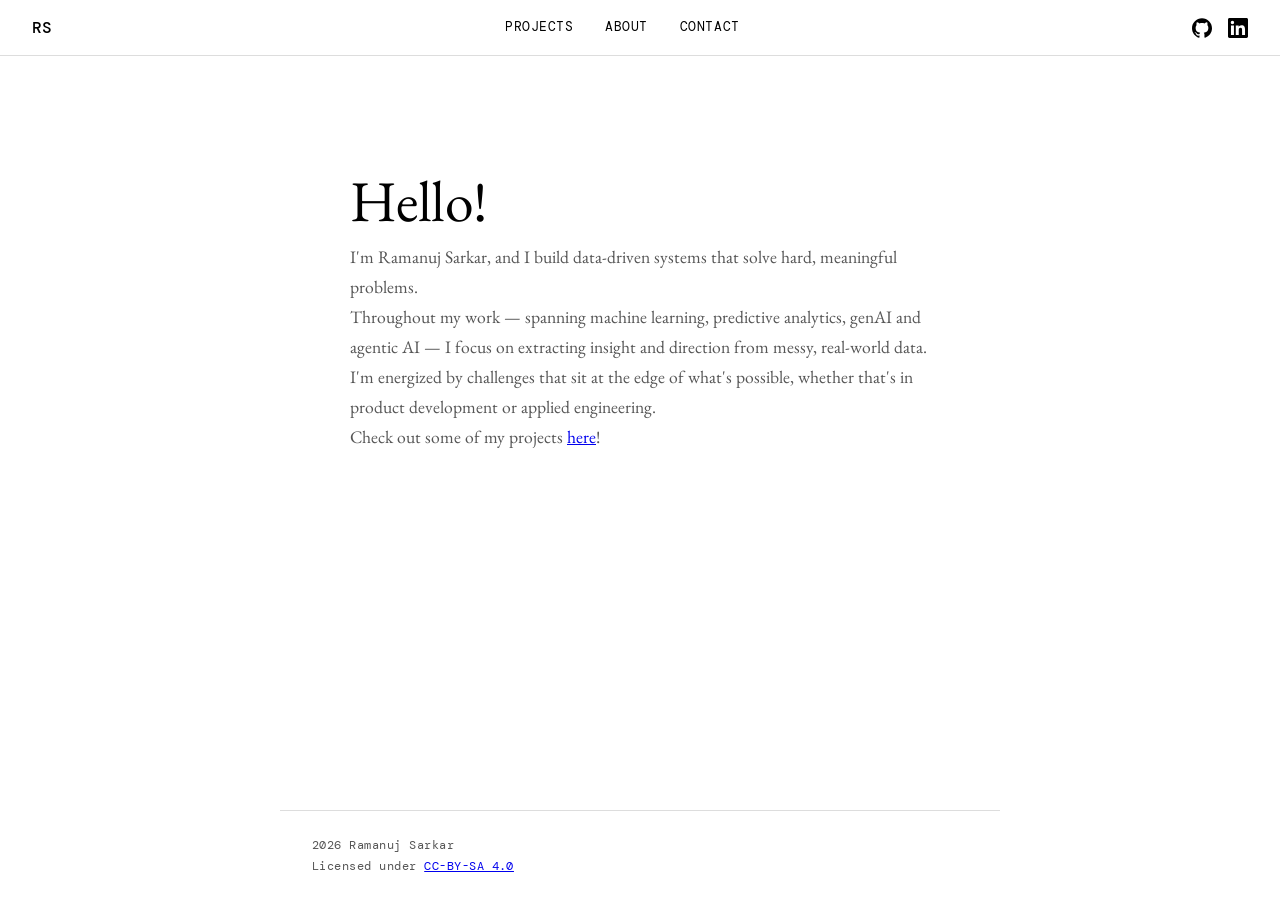
<file: index.html>
<!DOCTYPE html>
<html lang="en">
<head>
  <meta charset="UTF-8" />
  <meta name="viewport" content="width=device-width, initial-scale=1.0" />
  <title>Ramanuj Sarkar</title>
  <link href="https://fonts.googleapis.com/css2?family=EB+Garamond:ital,wght@0,400;0,500;1,400&family=DM+Mono:wght@400;500&display=swap" rel="stylesheet" />
  <link rel="stylesheet" href="/style.css" />
</head>
<body>

  <header>
    <a class="nav-logo" href="/index.html">RS</a>
    <nav>
      <a href="/pages/projects.html">Projects</a>
      <a href="/pages/about.html">About</a>
      <a href="/pages/contact.html">Contact</a>
    </nav>
    <div class="nav-icons">
      <a href="https://github.com/Ramanuj-Sarkar" target="_blank" rel="noopener" aria-label="GitHub">
        <svg viewBox="0 0 24 24" xmlns="http://www.w3.org/2000/svg">
          <path d="M12 .297c-6.63 0-12 5.373-12 12 0 5.303 3.438 9.8 8.205 11.385.6.113.82-.258.82-.577 0-.285-.01-1.04-.015-2.04-3.338.724-4.042-1.61-4.042-1.61C4.422 18.07 3.633 17.7 3.633 17.7c-1.087-.744.084-.729.084-.729 1.205.084 1.838 1.236 1.838 1.236 1.07 1.835 2.809 1.305 3.495.998.108-.776.417-1.305.76-1.605-2.665-.3-5.466-1.332-5.466-5.93 0-1.31.465-2.38 1.235-3.22-.135-.303-.54-1.523.105-3.176 0 0 1.005-.322 3.3 1.23.96-.267 1.98-.399 3-.405 1.02.006 2.04.138 3 .405 2.28-1.552 3.285-1.23 3.285-1.23.645 1.653.24 2.873.12 3.176.765.84 1.23 1.91 1.23 3.22 0 4.61-2.805 5.625-5.475 5.92.42.36.81 1.096.81 2.22 0 1.606-.015 2.896-.015 3.286 0 .315.21.69.825.57C20.565 22.092 24 17.592 24 12.297c0-6.627-5.373-12-12-12"/>
        </svg>
      </a>
      <a href="https://www.linkedin.com/in/ramanuj-sarkar/" target="_blank" rel="noopener" aria-label="LinkedIn">
        <svg viewBox="0 0 24 24" xmlns="http://www.w3.org/2000/svg">
          <path d="M20.447 20.452h-3.554v-5.569c0-1.328-.027-3.037-1.852-3.037-1.853 0-2.136 1.445-2.136 2.939v5.667H9.351V9h3.414v1.561h.046c.477-.9 1.637-1.85 3.37-1.85 3.601 0 4.267 2.37 4.267 5.455v6.286zM5.337 7.433a2.062 2.062 0 0 1-2.063-2.065 2.064 2.064 0 1 1 2.063 2.065zm1.782 13.019H3.555V9h3.564v11.452zM22.225 0H1.771C.792 0 0 .774 0 1.729v20.542C0 23.227.792 24 1.771 24h20.451C23.2 24 24 23.227 24 22.271V1.729C24 .774 23.2 0 22.222 0h.003z"/>
        </svg>
      </a>
    </div>
  </header>

  <div id="top" class="hero">
    <h1>Hello!</h1>
    <p>I'm Ramanuj Sarkar, and I build data-driven systems that solve hard, meaningful problems. </p>
    <p>Throughout my work — spanning machine learning, predictive analytics, genAI and agentic AI — I focus on extracting insight and direction from messy, real-world data. </p>
    <p>I'm energized by challenges that sit at the edge of what's possible, whether that's in product development or applied engineering.</p>
    <p>Check out some of my projects <a href="/pages/projects.html">here</a>!</p>
  </div>

  <footer>
    <p>2026 Ramanuj Sarkar</p>
    <p>Licensed under <a href="https://creativecommons.org/licenses/by-sa/4.0/deed.en">CC-BY-SA 4.0</a></p>
  </footer>

</body>
</html>
</file>
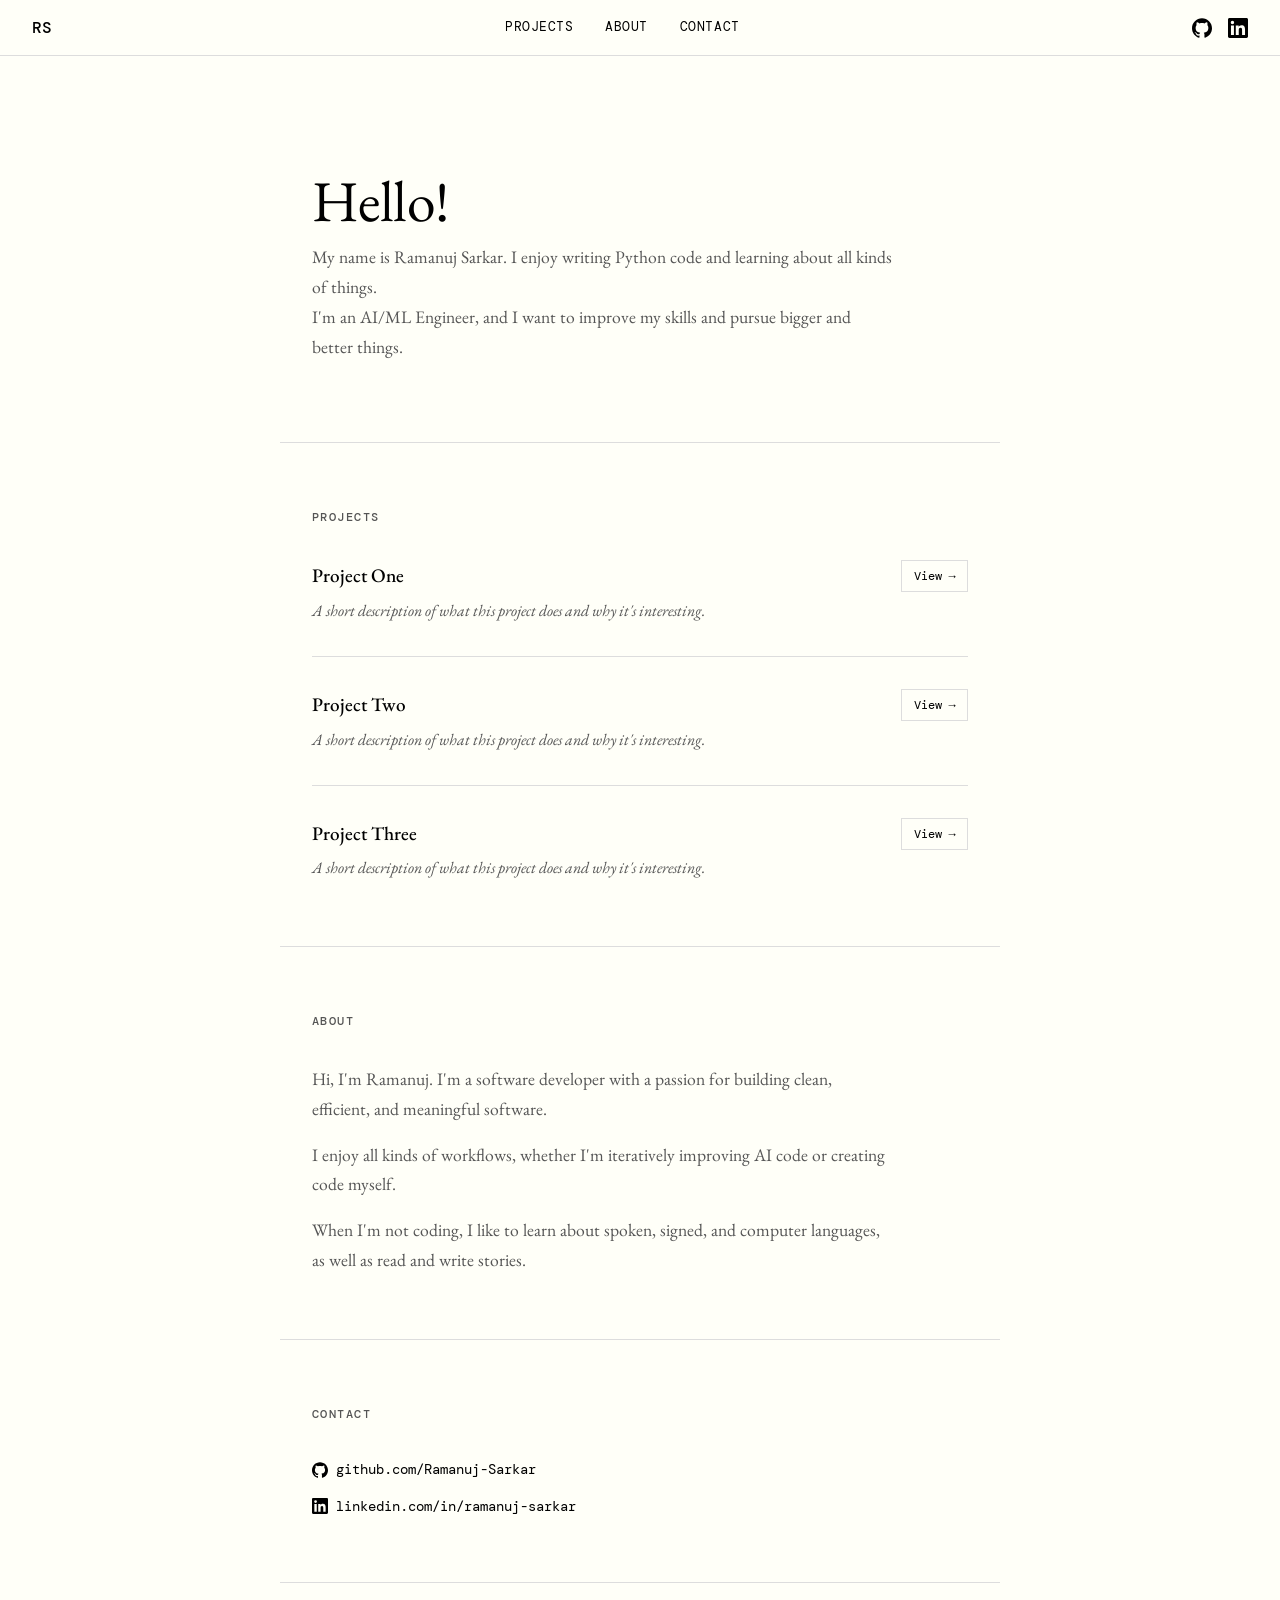
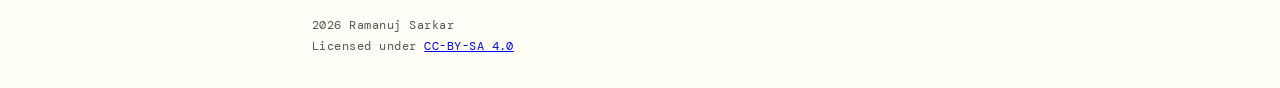
<file: old_index.html>
<!DOCTYPE html>
<html lang="en">
<head>
  <meta charset="UTF-8" />
  <meta name="viewport" content="width=device-width, initial-scale=1.0" />
  <title>Ramanuj Sarkar</title>
  <link href="https://fonts.googleapis.com/css2?family=EB+Garamond:ital,wght@0,400;0,500;1,400&family=DM+Mono:wght@400;500&display=swap" rel="stylesheet" />
  <style>
    *, *::before, *::after {
      box-sizing: border-box;
      margin: 0;
      padding: 0;
    }
 
    :root {
      --bg: #fffff8;
      --text: #000000;
      --accent: #222;
      --muted: #555;
      --border: #ddd;
      --nav-height: 56px;
    }
 
    html {
      scroll-behavior: smooth;
    }
 
    body {
      background-color: var(--bg);
      color: var(--text);
      font-family: 'EB Garamond', Georgia, serif;
      font-size: 1.125rem;
      line-height: 1.7;
    }
 
    /* ── HEADER / NAV ── */
    header {
      position: sticky;
      top: 0;
      z-index: 100;
      background-color: var(--bg);
      border-bottom: 1px solid var(--border);
      height: var(--nav-height);
      display: flex;
      align-items: center;
      padding: 0 2rem;
      justify-content: space-between;
    }
 
    .nav-logo {
      font-family: 'DM Mono', monospace;
      font-weight: 500;
      font-size: 1rem;
      color: var(--text);
      text-decoration: none;
      letter-spacing: 0.02em;
    }
 
    nav {
      display: flex;
      align-items: center;
      gap: 2rem;
    }
 
    nav a {
      font-family: 'DM Mono', monospace;
      font-size: 0.82rem;
      font-weight: 400;
      color: var(--text);
      text-decoration: none;
      letter-spacing: 0.04em;
      text-transform: uppercase;
      transition: opacity 0.15s;
    }
 
    nav a:hover {
      opacity: 0.5;
    }
 
    .nav-icons {
      display: flex;
      align-items: center;
      gap: 1rem;
    }
 
    .nav-icons a {
      display: flex;
      align-items: center;
      color: var(--text);
      transition: opacity 0.15s;
    }
 
    .nav-icons a:hover {
      opacity: 0.5;
    }
 
    .nav-icons svg {
      width: 20px;
      height: 20px;
      fill: var(--text);
    }
 
    /* ── HERO ── */
    .hero {
      max-width: 720px;
      margin: 0 auto;
      padding: 7rem 2rem 5rem;
    }
 
    .hero h1 {
      font-size: clamp(2.4rem, 5vw, 3.6rem);
      font-weight: 400;
      line-height: 1.15;
      margin-bottom: 0.5rem;
      letter-spacing: -0.01em;
    }
 
    .hero h2 {
      font-size: clamp(1.4rem, 3vw, 2rem);
      font-weight: 400;
      font-style: italic;
      color: var(--muted);
      margin-bottom: 2rem;
    }
 
    .hero p {
      font-size: 1.1rem;
      color: var(--muted);
      max-width: 580px;
    }
 
    /* ── SECTIONS ── */
    section {
      max-width: 720px;
      margin: 0 auto;
      padding: 4rem 2rem;
      border-top: 1px solid var(--border);
    }
 
    section h3 {
      font-family: 'DM Mono', monospace;
      font-size: 0.78rem;
      font-weight: 500;
      letter-spacing: 0.12em;
      text-transform: uppercase;
      color: var(--muted);
      margin-bottom: 2rem;
    }
 
    /* ── PROJECTS ── */
    .project-list {
      display: flex;
      flex-direction: column;
      gap: 2rem;
    }
 
    .project {
      display: grid;
      grid-template-columns: 1fr auto;
      align-items: start;
      gap: 1rem;
      padding-bottom: 2rem;
      border-bottom: 1px solid var(--border);
    }
 
    .project:last-child {
      border-bottom: none;
      padding-bottom: 0;
    }
 
    .project-title {
      font-size: 1.2rem;
      font-weight: 500;
      margin-bottom: 0.25rem;
    }
 
    .project-desc {
      font-size: 1rem;
      color: var(--muted);
      font-style: italic;
    }
 
    .project-link {
      font-family: 'DM Mono', monospace;
      font-size: 0.75rem;
      color: var(--text);
      text-decoration: none;
      border: 1px solid var(--border);
      padding: 0.3rem 0.7rem;
      white-space: nowrap;
      transition: background 0.15s, color 0.15s;
    }
 
    .project-link:hover {
      background: var(--text);
      color: var(--bg);
    }
 
    /* ── ABOUT ── */
    .about-text {
      font-size: 1.1rem;
      color: var(--muted);
      max-width: 580px;
    }
 
    .about-text p + p {
      margin-top: 1rem;
    }
 
    /* ── CONTACT ── */
    .contact-links {
      display: flex;
      flex-direction: column;
      gap: 0.75rem;
    }
 
    .contact-links a {
      font-family: 'DM Mono', monospace;
      font-size: 0.9rem;
      color: var(--text);
      text-decoration: none;
      display: inline-flex;
      align-items: center;
      gap: 0.5rem;
      transition: opacity 0.15s;
    }
 
    .contact-links a:hover {
      opacity: 0.5;
    }
 
    /* ── FOOTER ── */
    footer {
      max-width: 720px;
      margin: 0 auto;
      padding: 2rem;
      border-top: 1px solid var(--border);
    }
 
    footer p {
      font-family: 'DM Mono', monospace;
      font-size: 0.75rem;
      color: var(--muted);
      letter-spacing: 0.04em;
    }
 
    /* ── FADE IN ── */
    @keyframes fadeUp {
      from { opacity: 0; transform: translateY(18px); }
      to   { opacity: 1; transform: translateY(0); }
    }
 
    .hero h1, .hero h2, .hero p {
      animation: fadeUp 0.6s ease both;
    }
    .hero h2 { animation-delay: 0.1s; }
    .hero p  { animation-delay: 0.2s; }
  </style>
</head>
<body>
 
  <!-- HEADER -->
  <header>
    <a class="nav-logo" href="#top">RS</a>
    <nav>
      <a href="#projects">Projects</a>
      <a href="#about">About</a>
      <a href="#contact">Contact</a>
    </nav>
    <div class="nav-icons">
      <!-- GitHub -->
      <a href="https://github.com/Ramanuj-Sarkar" target="_blank" rel="noopener" aria-label="GitHub">
        <svg viewBox="0 0 24 24" xmlns="http://www.w3.org/2000/svg">
          <path d="M12 .297c-6.63 0-12 5.373-12 12 0 5.303
            3.438 9.8 8.205 11.385.6.113.82-.258.82-.577
            0-.285-.01-1.04-.015-2.04-3.338.724-4.042-1.61-4.042-1.61
            C4.422 18.07 3.633 17.7 3.633 17.7c-1.087-.744.084-.729.084-.729
            1.205.084 1.838 1.236 1.838 1.236 1.07 1.835 2.809 1.305
            3.495.998.108-.776.417-1.305.76-1.605-2.665-.3-5.466-1.332-5.466-5.93
            0-1.31.465-2.38 1.235-3.22-.135-.303-.54-1.523.105-3.176
            0 0 1.005-.322 3.3 1.23.96-.267 1.98-.399 3-.405
            1.02.006 2.04.138 3 .405 2.28-1.552 3.285-1.23
            3.285-1.23.645 1.653.24 2.873.12 3.176.765.84
            1.23 1.91 1.23 3.22 0 4.61-2.805 5.625-5.475
            5.92.42.36.81 1.096.81 2.22 0 1.606-.015 2.896-.015
            3.286 0 .315.21.69.825.57C20.565 22.092 24
            17.592 24 12.297c0-6.627-5.373-12-12-12"/>
        </svg>
      </a>
      <!-- LinkedIn -->
      <a href="https://www.linkedin.com/in/ramanuj-sarkar/" target="_blank" rel="noopener" aria-label="LinkedIn">
        <svg viewBox="0 0 24 24" xmlns="http://www.w3.org/2000/svg">
          <path d="M20.447 20.452h-3.554v-5.569c0-1.328-.027-3.037-1.852-3.037
            -1.853 0-2.136 1.445-2.136 2.939v5.667H9.351V9h3.414v1.561h.046
            c.477-.9 1.637-1.85 3.37-1.85 3.601 0 4.267 2.37
            4.267 5.455v6.286zM5.337 7.433a2.062 2.062 0
            0 1-2.063-2.065 2.064 2.064 0 1 1 2.063 2.065zm1.782
            13.019H3.555V9h3.564v11.452zM22.225 0H1.771C.792 0 0 .774 0
            1.729v20.542C0 23.227.792 24 1.771 24h20.451C23.2
            24 24 23.227 24 22.271V1.729C24 .774 23.2 0 22.222
            0h.003z"/>
        </svg>
      </a>
    </div>
  </header>
 
  <!-- HERO -->
  <div id="top" class="hero">
    <h1>Hello!</h1>
    <p>My name is Ramanuj Sarkar. I enjoy writing Python code and learning about all kinds of things.</p>
    <p>I'm an AI/ML Engineer, and I want to improve my skills and pursue bigger and better things.</p>
  </div>
 
  <!-- PROJECTS -->
  <section id="projects">
    <h3>Projects</h3>
    <div class="project-list">
      <div class="project">
        <div>
          <div class="project-title">Project One</div>
          <div class="project-desc">A short description of what this project does and why it's interesting.</div>
        </div>
        <a class="project-link" href="#">View →</a>
      </div>
      <div class="project">
        <div>
          <div class="project-title">Project Two</div>
          <div class="project-desc">A short description of what this project does and why it's interesting.</div>
        </div>
        <a class="project-link" href="#">View →</a>
      </div>
      <div class="project">
        <div>
          <div class="project-title">Project Three</div>
          <div class="project-desc">A short description of what this project does and why it's interesting.</div>
        </div>
        <a class="project-link" href="#">View →</a>
      </div>
    </div>
  </section>
 
  <!-- ABOUT -->
  <section id="about">
    <h3>About</h3>
    <div class="about-text">
      <p>Hi, I'm Ramanuj. I'm a software developer with a passion for building clean, efficient, and meaningful software.</p>
      <p>I enjoy all kinds of workflows, whether I'm iteratively improving AI code or creating code myself.</p>
      <p>When I'm not coding, I like to learn about spoken, signed, and computer languages, as well as read and write stories.</p>
    </div>
  </section>
 
  <!-- CONTACT -->
  <section id="contact">
    <h3>Contact</h3>
    <div class="contact-links">
      <a href="https://github.com/Ramanuj-Sarkar" target="_blank" rel="noopener">
        <svg width="16" height="16" viewBox="0 0 24 24" fill="currentColor">
          <path d="M12 .297c-6.63 0-12 5.373-12 12 0 5.303 3.438 9.8 8.205 11.385.6.113.82-.258.82-.577 0-.285-.01-1.04-.015-2.04-3.338.724-4.042-1.61-4.042-1.61C4.422 18.07 3.633 17.7 3.633 17.7c-1.087-.744.084-.729.084-.729 1.205.084 1.838 1.236 1.838 1.236 1.07 1.835 2.809 1.305 3.495.998.108-.776.417-1.305.76-1.605-2.665-.3-5.466-1.332-5.466-5.93 0-1.31.465-2.38 1.235-3.22-.135-.303-.54-1.523.105-3.176 0 0 1.005-.322 3.3 1.23.96-.267 1.98-.399 3-.405 1.02.006 2.04.138 3 .405 2.28-1.552 3.285-1.23 3.285-1.23.645 1.653.24 2.873.12 3.176.765.84 1.23 1.91 1.23 3.22 0 4.61-2.805 5.625-5.475 5.92.42.36.81 1.096.81 2.22 0 1.606-.015 2.896-.015 3.286 0 .315.21.69.825.57C20.565 22.092 24 17.592 24 12.297c0-6.627-5.373-12-12-12"/>
        </svg>
        github.com/Ramanuj-Sarkar
      </a>
      <a href="https://www.linkedin.com/in/ramanuj-sarkar/" target="_blank" rel="noopener">
        <svg width="16" height="16" viewBox="0 0 24 24" fill="currentColor">
          <path d="M20.447 20.452h-3.554v-5.569c0-1.328-.027-3.037-1.852-3.037-1.853 0-2.136 1.445-2.136 2.939v5.667H9.351V9h3.414v1.561h.046c.477-.9 1.637-1.85 3.37-1.85 3.601 0 4.267 2.37 4.267 5.455v6.286zM5.337 7.433a2.062 2.062 0 0 1-2.063-2.065 2.064 2.064 0 1 1 2.063 2.065zm1.782 13.019H3.555V9h3.564v11.452zM22.225 0H1.771C.792 0 0 .774 0 1.729v20.542C0 23.227.792 24 1.771 24h20.451C23.2 24 24 23.227 24 22.271V1.729C24 .774 23.2 0 22.222 0h.003z"/>
        </svg>
        linkedin.com/in/ramanuj-sarkar
      </a>
    </div>
  </section>
 
  <!-- FOOTER -->
  <footer>
    <p>2026 Ramanuj Sarkar</p>
    <p>Licensed under <a href="https://creativecommons.org/licenses/by-sa/4.0/deed.en">CC-BY-SA 4.0</a></p>
  </footer>
 
</body>
</html>
</file>
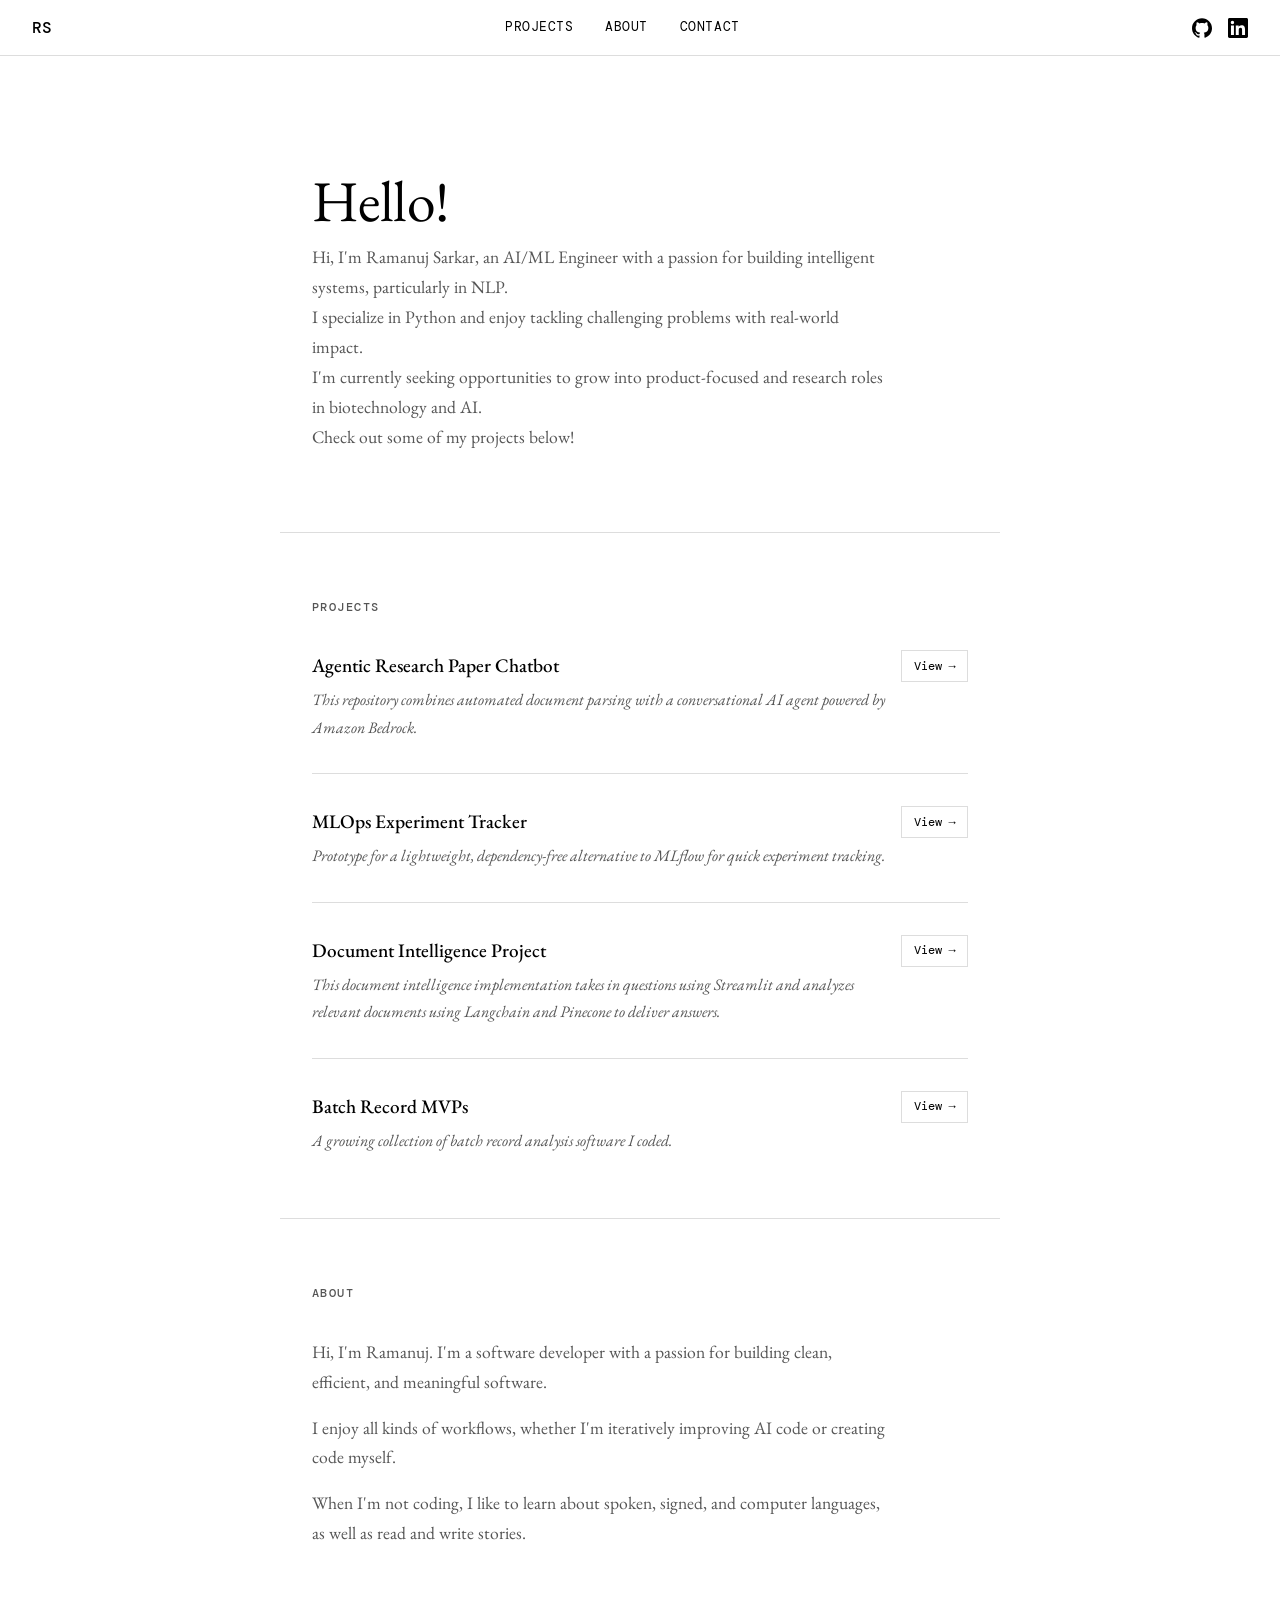
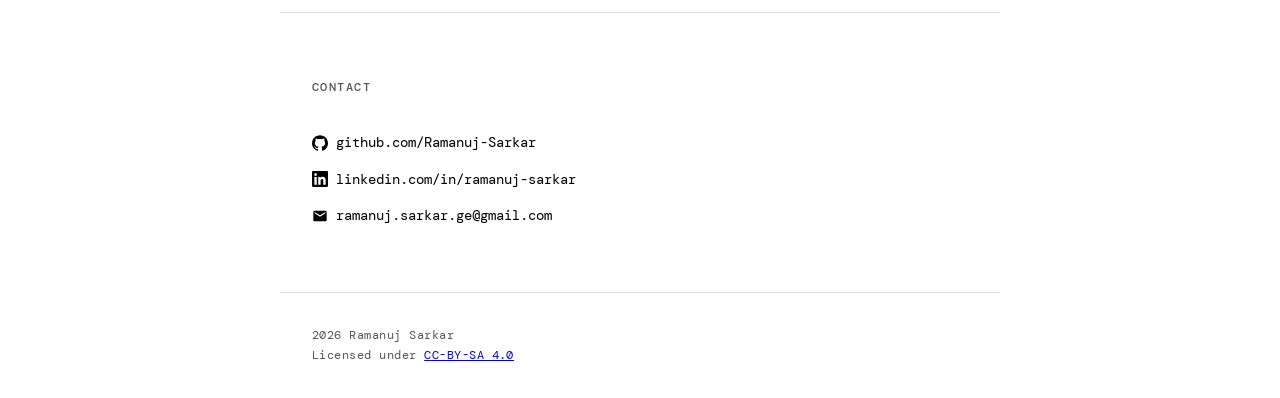
<file: summary.html>
<!DOCTYPE html>
<html lang="en">
<head>
  <meta charset="UTF-8" />
  <meta name="viewport" content="width=device-width, initial-scale=1.0" />
  <title>Ramanuj Sarkar</title>
  <link href="https://fonts.googleapis.com/css2?family=EB+Garamond:ital,wght@0,400;0,500;1,400&family=DM+Mono:wght@400;500&display=swap" rel="stylesheet" />
  <style>
    *, *::before, *::after {
      box-sizing: border-box;
      margin: 0;
      padding: 0;
    }
 
    :root {
      --bg: #ffffff;
      --text: #000000;
      --accent: #222;
      --muted: #555;
      --border: #ddd;
      --nav-height: 56px;
    }
 
    html {
      scroll-behavior: smooth;
    }
 
    body {
      background-color: var(--bg);
      color: var(--text);
      font-family: 'EB Garamond', Georgia, serif;
      font-size: 1.125rem;
      line-height: 1.7;
    }
 
    /* ── HEADER / NAV ── */
    header {
      position: sticky;
      top: 0;
      z-index: 100;
      background-color: var(--bg);
      border-bottom: 1px solid var(--border);
      height: var(--nav-height);
      display: flex;
      align-items: center;
      padding: 0 2rem;
      justify-content: space-between;
    }
 
    .nav-logo {
      font-family: 'DM Mono', monospace;
      font-weight: 500;
      font-size: 1rem;
      color: var(--text);
      text-decoration: none;
      letter-spacing: 0.02em;
    }
 
    nav {
      display: flex;
      align-items: center;
      gap: 2rem;
    }
 
    nav a {
      font-family: 'DM Mono', monospace;
      font-size: 0.82rem;
      font-weight: 400;
      color: var(--text);
      text-decoration: none;
      letter-spacing: 0.04em;
      text-transform: uppercase;
      transition: opacity 0.15s;
    }
 
    nav a:hover {
      opacity: 0.5;
    }
 
    .nav-icons {
      display: flex;
      align-items: center;
      gap: 1rem;
    }
 
    .nav-icons a {
      display: flex;
      align-items: center;
      color: var(--text);
      transition: opacity 0.15s;
    }
 
    .nav-icons a:hover {
      opacity: 0.5;
    }
 
    .nav-icons svg {
      width: 20px;
      height: 20px;
      fill: var(--text);
    }
 
    /* ── HERO ── */
    .hero {
      max-width: 720px;
      margin: 0 auto;
      padding: 7rem 2rem 5rem;
    }
 
    .hero h1 {
      font-size: clamp(2.4rem, 5vw, 3.6rem);
      font-weight: 400;
      line-height: 1.15;
      margin-bottom: 0.5rem;
      letter-spacing: -0.01em;
    }
 
    .hero h2 {
      font-size: clamp(1.4rem, 3vw, 2rem);
      font-weight: 400;
      font-style: italic;
      color: var(--muted);
      margin-bottom: 2rem;
    }
 
    .hero p {
      font-size: 1.1rem;
      color: var(--muted);
      max-width: 580px;
    }
 
    /* ── SECTIONS ── */
    section {
      max-width: 720px;
      margin: 0 auto;
      padding: 4rem 2rem;
      border-top: 1px solid var(--border);
    }
 
    section h3 {
      font-family: 'DM Mono', monospace;
      font-size: 0.78rem;
      font-weight: 500;
      letter-spacing: 0.12em;
      text-transform: uppercase;
      color: var(--muted);
      margin-bottom: 2rem;
    }
 
    /* ── PROJECTS ── */
    .project-list {
      display: flex;
      flex-direction: column;
      gap: 2rem;
    }
 
    .project {
      display: grid;
      grid-template-columns: 1fr auto;
      align-items: start;
      gap: 1rem;
      padding-bottom: 2rem;
      border-bottom: 1px solid var(--border);
    }
 
    .project:last-child {
      border-bottom: none;
      padding-bottom: 0;
    }
 
    .project-title {
      font-size: 1.2rem;
      font-weight: 500;
      margin-bottom: 0.25rem;
    }
 
    .project-desc {
      font-size: 1rem;
      color: var(--muted);
      font-style: italic;
    }
 
    .project-link {
      font-family: 'DM Mono', monospace;
      font-size: 0.75rem;
      color: var(--text);
      text-decoration: none;
      border: 1px solid var(--border);
      padding: 0.3rem 0.7rem;
      white-space: nowrap;
      transition: background 0.15s, color 0.15s;
    }
 
    .project-link:hover {
      background: var(--text);
      color: var(--bg);
    }
 
    /* ── ABOUT ── */
    .about-text {
      font-size: 1.1rem;
      color: var(--muted);
      max-width: 580px;
    }
 
    .about-text p + p {
      margin-top: 1rem;
    }
 
    /* ── CONTACT ── */
    .contact-links {
      display: flex;
      flex-direction: column;
      gap: 0.75rem;
    }
 
    .contact-links a {
      font-family: 'DM Mono', monospace;
      font-size: 0.9rem;
      color: var(--text);
      text-decoration: none;
      display: inline-flex;
      align-items: center;
      gap: 0.5rem;
      transition: opacity 0.15s;
    }
 
    .contact-links a:hover {
      opacity: 0.5;
    }

    .contact-links svg {
      width: 16px;
      height: 16px;
      fill: currentColor;
      flex-shrink: 0;
    }
 
    /* ── FOOTER ── */
    footer {
      max-width: 720px;
      margin: 0 auto;
      padding: 2rem;
      border-top: 1px solid var(--border);
    }
 
    footer p {
      font-family: 'DM Mono', monospace;
      font-size: 0.75rem;
      color: var(--muted);
      letter-spacing: 0.04em;
    }
 
    /* ── FADE IN ── */
    @keyframes fadeUp {
      from { opacity: 0; transform: translateY(18px); }
      to   { opacity: 1; transform: translateY(0); }
    }
 
    .hero h1, .hero h2, .hero p {
      animation: fadeUp 0.6s ease both;
    }
    .hero h2 { animation-delay: 0.1s; }
    .hero p  { animation-delay: 0.2s; }
  </style>
</head>
<body>
 
  <!-- HEADER -->
  <header>
    <a class="nav-logo" href="#top">RS</a>
    <nav>
      <a href="#projects">Projects</a>
      <a href="#about">About</a>
      <a href="#contact">Contact</a>
    </nav>
    <div class="nav-icons">
      <!-- GitHub -->
      <a href="https://github.com/Ramanuj-Sarkar" target="_blank" rel="noopener" aria-label="GitHub">
        <svg viewBox="0 0 24 24" xmlns="http://www.w3.org/2000/svg">
          <path d="M12 .297c-6.63 0-12 5.373-12 12 0 5.303
            3.438 9.8 8.205 11.385.6.113.82-.258.82-.577
            0-.285-.01-1.04-.015-2.04-3.338.724-4.042-1.61-4.042-1.61
            C4.422 18.07 3.633 17.7 3.633 17.7c-1.087-.744.084-.729.084-.729
            1.205.084 1.838 1.236 1.838 1.236 1.07 1.835 2.809 1.305
            3.495.998.108-.776.417-1.305.76-1.605-2.665-.3-5.466-1.332-5.466-5.93
            0-1.31.465-2.38 1.235-3.22-.135-.303-.54-1.523.105-3.176
            0 0 1.005-.322 3.3 1.23.96-.267 1.98-.399 3-.405
            1.02.006 2.04.138 3 .405 2.28-1.552 3.285-1.23
            3.285-1.23.645 1.653.24 2.873.12 3.176.765.84
            1.23 1.91 1.23 3.22 0 4.61-2.805 5.625-5.475
            5.92.42.36.81 1.096.81 2.22 0 1.606-.015 2.896-.015
            3.286 0 .315.21.69.825.57C20.565 22.092 24
            17.592 24 12.297c0-6.627-5.373-12-12-12"/>
        </svg>
      </a>
      <!-- LinkedIn -->
      <a href="https://www.linkedin.com/in/ramanuj-sarkar/" target="_blank" rel="noopener" aria-label="LinkedIn">
        <svg viewBox="0 0 24 24" xmlns="http://www.w3.org/2000/svg">
          <path d="M20.447 20.452h-3.554v-5.569c0-1.328-.027-3.037-1.852-3.037
            -1.853 0-2.136 1.445-2.136 2.939v5.667H9.351V9h3.414v1.561h.046
            c.477-.9 1.637-1.85 3.37-1.85 3.601 0 4.267 2.37
            4.267 5.455v6.286zM5.337 7.433a2.062 2.062 0
            0 1-2.063-2.065 2.064 2.064 0 1 1 2.063 2.065zm1.782
            13.019H3.555V9h3.564v11.452zM22.225 0H1.771C.792 0 0 .774 0
            1.729v20.542C0 23.227.792 24 1.771 24h20.451C23.2
            24 24 23.227 24 22.271V1.729C24 .774 23.2 0 22.222
            0h.003z"/>
        </svg>
      </a>
    </div>
  </header>
 
  <!-- HERO -->
  <div id="top" class="hero">
    <h1>Hello!</h1>
    <p>Hi, I'm Ramanuj Sarkar, an AI/ML Engineer with a passion for building intelligent systems, particularly in NLP.</p>
    <p>I specialize in Python and enjoy tackling challenging problems with real-world impact.</p>
    <p>I'm currently seeking opportunities to grow into product-focused and research roles in biotechnology and AI.</p>
    <p>Check out some of my projects below!</p>
  </div>

  <!--
  Hi, I'm Ramanuj Sarkar — an AI/ML Engineer with a passion for building intelligent systems, particularly in [NLP / computer vision / your focus area]. I specialize in Python and enjoy tackling challenging problems at the intersection of data and real-world impact. I'm currently seeking opportunities to grow into [senior / research / product-focused] roles in [industry or domain]. Check out my full portfolio below!
  -->
 
  <!-- PROJECTS -->
  <section id="projects">
    <h3>Projects</h3>
    <div class="project-list">
      <div class="project">
        <div>
          <div class="project-title">Agentic Research Paper Chatbot</div>
          <div class="project-desc">This repository combines automated document parsing with a conversational AI agent powered by Amazon Bedrock.</div>
        </div>
        <a class="project-link" href="https://github.com/Ramanuj-Sarkar/Agentic-ResearchPaperChatbot">View →</a>
      </div>
      <div class="project">
        <div>
          <div class="project-title">MLOps Experiment Tracker</div>
          <div class="project-desc">Prototype for a lightweight, dependency-free alternative to MLflow for quick experiment tracking.</div>
        </div>
        <a class="project-link" href="https://github.com/Ramanuj-Sarkar/mlops-experiment-tracker">View →</a>
      </div>
      <div class="project">
        <div>
          <div class="project-title">Document Intelligence Project</div>
          <div class="project-desc">This document intelligence implementation takes in questions using Streamlit and analyzes relevant documents using Langchain and Pinecone to deliver answers.</div>
        </div>
        <a class="project-link" href="https://github.com/Ramanuj-Sarkar/document-intelligence-project">View →</a>
      </div>
      <div class="project">
        <div>
          <div class="project-title">Batch Record MVPs</div>
          <div class="project-desc">A growing collection of batch record analysis software I coded.</div>
        </div>
        <a class="project-link" href="https://github.com/Ramanuj-Sarkar/batch_record_mvp">View →</a>
      </div>
    </div>
  </section>
 
  <!-- ABOUT -->
  <section id="about">
    <h3>About</h3>
    <div class="about-text">
      <p>Hi, I'm Ramanuj. I'm a software developer with a passion for building clean, efficient, and meaningful software.</p>
      <p>I enjoy all kinds of workflows, whether I'm iteratively improving AI code or creating code myself.</p>
      <p>When I'm not coding, I like to learn about spoken, signed, and computer languages, as well as read and write stories.</p>
    </div>
  </section>
 
  <!-- CONTACT -->
  <section id="contact">
    <h3>Contact</h3>
    <div class="contact-links">
      <a href="https://github.com/Ramanuj-Sarkar" target="_blank" rel="noopener">
        <svg viewBox="0 0 24 24">
          <path d="M12 .297c-6.63 0-12 5.373-12 12 0 5.303 3.438 9.8 8.205 11.385.6.113.82-.258.82-.577 0-.285-.01-1.04-.015-2.04-3.338.724-4.042-1.61-4.042-1.61C4.422 18.07 3.633 17.7 3.633 17.7c-1.087-.744.084-.729.084-.729 1.205.084 1.838 1.236 1.838 1.236 1.07 1.835 2.809 1.305 3.495.998.108-.776.417-1.305.76-1.605-2.665-.3-5.466-1.332-5.466-5.93 0-1.31.465-2.38 1.235-3.22-.135-.303-.54-1.523.105-3.176 0 0 1.005-.322 3.3 1.23.96-.267 1.98-.399 3-.405 1.02.006 2.04.138 3 .405 2.28-1.552 3.285-1.23 3.285-1.23.645 1.653.24 2.873.12 3.176.765.84 1.23 1.91 1.23 3.22 0 4.61-2.805 5.625-5.475 5.92.42.36.81 1.096.81 2.22 0 1.606-.015 2.896-.015 3.286 0 .315.21.69.825.57C20.565 22.092 24 17.592 24 12.297c0-6.627-5.373-12-12-12"/>
        </svg>
        github.com/Ramanuj-Sarkar
      </a>
      <a href="https://www.linkedin.com/in/ramanuj-sarkar/" target="_blank" rel="noopener">
        <svg viewBox="0 0 24 24">
          <path d="M20.447 20.452h-3.554v-5.569c0-1.328-.027-3.037-1.852-3.037-1.853 0-2.136 1.445-2.136 2.939v5.667H9.351V9h3.414v1.561h.046c.477-.9 1.637-1.85 3.37-1.85 3.601 0 4.267 2.37 4.267 5.455v6.286zM5.337 7.433a2.062 2.062 0 0 1-2.063-2.065 2.064 2.064 0 1 1 2.063 2.065zm1.782 13.019H3.555V9h3.564v11.452zM22.225 0H1.771C.792 0 0 .774 0 1.729v20.542C0 23.227.792 24 1.771 24h20.451C23.2 24 24 23.227 24 22.271V1.729C24 .774 23.2 0 22.222 0h.003z"/>
        </svg>
        linkedin.com/in/ramanuj-sarkar
      </a>
      <a href="mailto:ramanuj.sarkar.ge@gmail.com">
        <svg viewBox="0 0 24 24">
          <path d="M20 4H4c-1.1 0-2 .9-2 2v12c0 1.1.9 2 2 2h16c1.1 0 2-.9 2-2V6c0-1.1-.9-2-2-2zm0 4-8 5-8-5V6l8 5 8-5v2z"/>
        </svg>
        ramanuj.sarkar.ge@gmail.com
      </a>
    </div>
  </section>
 
  <!-- FOOTER -->
  <footer>
    <p>2026 Ramanuj Sarkar</p>
    <p>Licensed under <a href="https://creativecommons.org/licenses/by-sa/4.0/deed.en">CC-BY-SA 4.0</a></p>
  </footer>
 
</body>
</html>
</file>
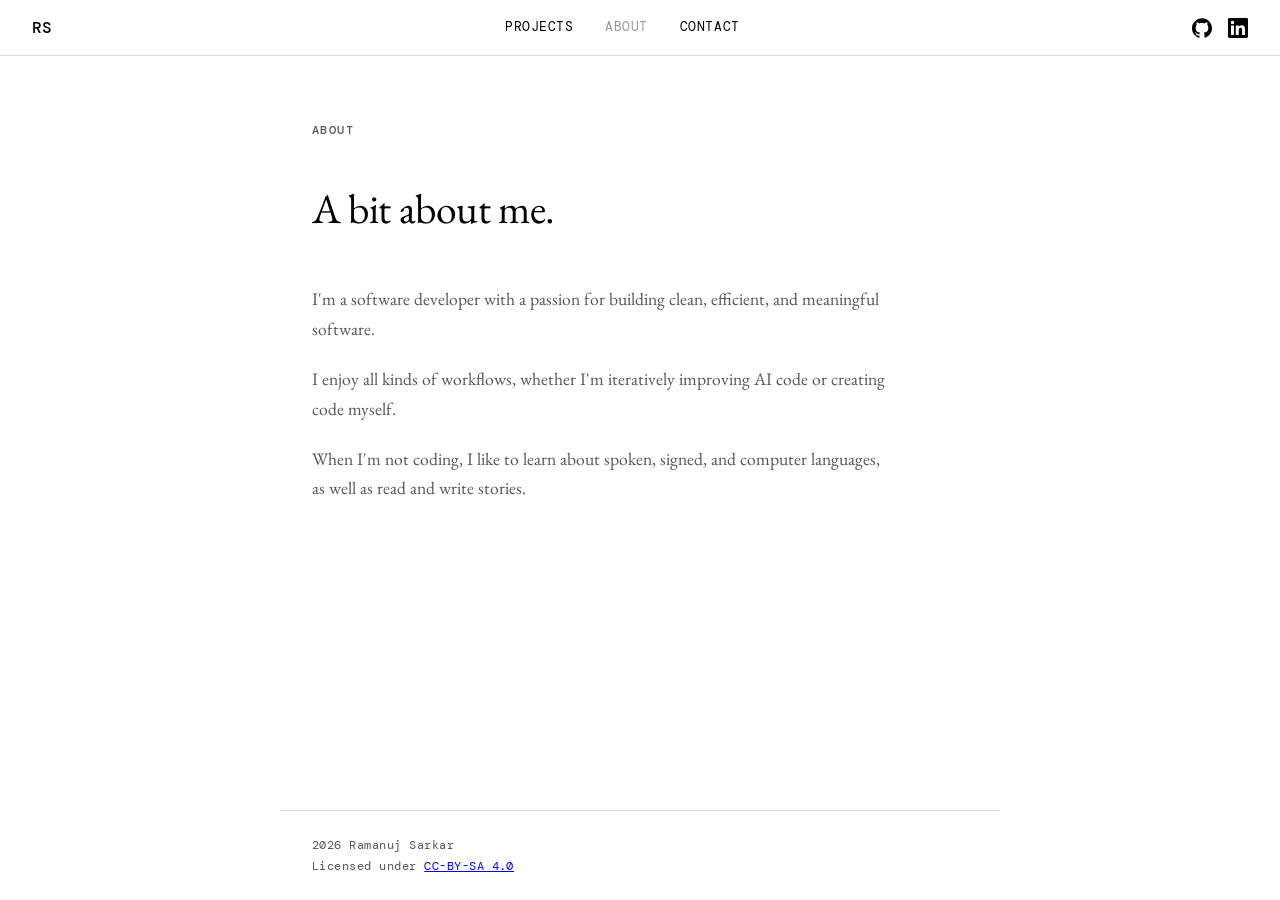
<file: pages/about.html>
<!DOCTYPE html>
<html lang="en">
<head>
  <meta charset="UTF-8" />
  <meta name="viewport" content="width=device-width, initial-scale=1.0" />
  <title>About — Ramanuj Sarkar</title>
  <link href="https://fonts.googleapis.com/css2?family=EB+Garamond:ital,wght@0,400;0,500;1,400&family=DM+Mono:wght@400;500&display=swap" rel="stylesheet" />
  <link rel="stylesheet" href="/style.css" />
</head>
<body>

  <header>
    <a class="nav-logo" href="/index.html">RS</a>
    <nav>
      <a href="/pages/projects.html">Projects</a>
      <a href="/pages/about.html" class="active">About</a>
      <a href="/pages/contact.html">Contact</a>
    </nav>
    <div class="nav-icons">
      <a href="https://github.com/Ramanuj-Sarkar" target="_blank" rel="noopener" aria-label="GitHub">
        <svg viewBox="0 0 24 24"><path d="M12 .297c-6.63 0-12 5.373-12 12 0 5.303 3.438 9.8 8.205 11.385.6.113.82-.258.82-.577 0-.285-.01-1.04-.015-2.04-3.338.724-4.042-1.61-4.042-1.61C4.422 18.07 3.633 17.7 3.633 17.7c-1.087-.744.084-.729.084-.729 1.205.084 1.838 1.236 1.838 1.236 1.07 1.835 2.809 1.305 3.495.998.108-.776.417-1.305.76-1.605-2.665-.3-5.466-1.332-5.466-5.93 0-1.31.465-2.38 1.235-3.22-.135-.303-.54-1.523.105-3.176 0 0 1.005-.322 3.3 1.23.96-.267 1.98-.399 3-.405 1.02.006 2.04.138 3 .405 2.28-1.552 3.285-1.23 3.285-1.23.645 1.653.24 2.873.12 3.176.765.84 1.23 1.91 1.23 3.22 0 4.61-2.805 5.625-5.475 5.92.42.36.81 1.096.81 2.22 0 1.606-.015 2.896-.015 3.286 0 .315.21.69.825.57C20.565 22.092 24 17.592 24 12.297c0-6.627-5.373-12-12-12"/></svg>
      </a>
      <a href="https://www.linkedin.com/in/ramanuj-sarkar/" target="_blank" rel="noopener" aria-label="LinkedIn">
        <svg viewBox="0 0 24 24"><path d="M20.447 20.452h-3.554v-5.569c0-1.328-.027-3.037-1.852-3.037-1.853 0-2.136 1.445-2.136 2.939v5.667H9.351V9h3.414v1.561h.046c.477-.9 1.637-1.85 3.37-1.85 3.601 0 4.267 2.37 4.267 5.455v6.286zM5.337 7.433a2.062 2.062 0 0 1-2.063-2.065 2.064 2.064 0 1 1 2.063 2.065zm1.782 13.019H3.555V9h3.564v11.452zM22.225 0H1.771C.792 0 0 .774 0 1.729v20.542C0 23.227.792 24 1.771 24h20.451C23.2 24 24 23.227 24 22.271V1.729C24 .774 23.2 0 22.222 0h.003z"/></svg>
      </a>
    </div>
  </header>

  <main class="page-content">
    <p class="section-label">About</p>
    <h2>A bit about me.</h2>
    <div class="about-text">
      <p>I'm a software developer with a passion for building clean, efficient, and meaningful software.</p>
      <p>I enjoy all kinds of workflows, whether I'm iteratively improving AI code or creating code myself.</p>
      <p>When I'm not coding, I like to learn about spoken, signed, and computer languages, as well as read and write stories.</p>
    </div>
  </main>

  <footer>
    <p>2026 Ramanuj Sarkar</p>
    <p>Licensed under <a href="https://creativecommons.org/licenses/by-sa/4.0/deed.en">CC-BY-SA 4.0</a></p>
  </footer>

</body>
</html>
</file>
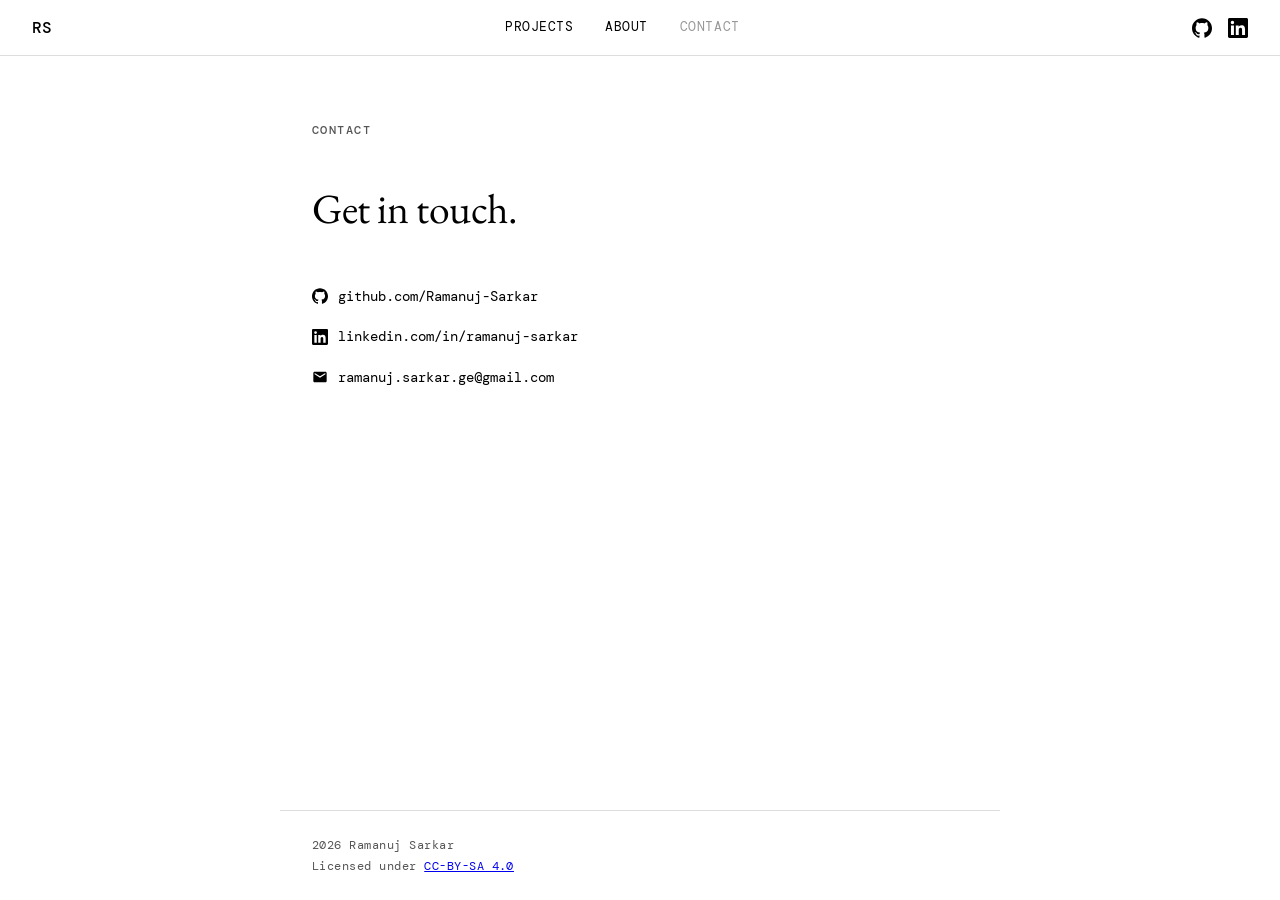
<file: pages/contact.html>
<!DOCTYPE html>
<html lang="en">
<head>
  <meta charset="UTF-8" />
  <meta name="viewport" content="width=device-width, initial-scale=1.0" />
  <title>Contact — Ramanuj Sarkar</title>
  <link href="https://fonts.googleapis.com/css2?family=EB+Garamond:ital,wght@0,400;0,500;1,400&family=DM+Mono:wght@400;500&display=swap" rel="stylesheet" />
  <link rel="stylesheet" href="/style.css" />
</head>
<body>

  <header>
    <a class="nav-logo" href="/index.html">RS</a>
    <nav>
      <a href="/pages/projects.html">Projects</a>
      <a href="/pages/about.html">About</a>
      <a href="/pages/contact.html" class="active">Contact</a>
    </nav>
    <div class="nav-icons">
      <a href="https://github.com/Ramanuj-Sarkar" target="_blank" rel="noopener" aria-label="GitHub">
        <svg viewBox="0 0 24 24"><path d="M12 .297c-6.63 0-12 5.373-12 12 0 5.303 3.438 9.8 8.205 11.385.6.113.82-.258.82-.577 0-.285-.01-1.04-.015-2.04-3.338.724-4.042-1.61-4.042-1.61C4.422 18.07 3.633 17.7 3.633 17.7c-1.087-.744.084-.729.084-.729 1.205.084 1.838 1.236 1.838 1.236 1.07 1.835 2.809 1.305 3.495.998.108-.776.417-1.305.76-1.605-2.665-.3-5.466-1.332-5.466-5.93 0-1.31.465-2.38 1.235-3.22-.135-.303-.54-1.523.105-3.176 0 0 1.005-.322 3.3 1.23.96-.267 1.98-.399 3-.405 1.02.006 2.04.138 3 .405 2.28-1.552 3.285-1.23 3.285-1.23.645 1.653.24 2.873.12 3.176.765.84 1.23 1.91 1.23 3.22 0 4.61-2.805 5.625-5.475 5.92.42.36.81 1.096.81 2.22 0 1.606-.015 2.896-.015 3.286 0 .315.21.69.825.57C20.565 22.092 24 17.592 24 12.297c0-6.627-5.373-12-12-12"/></svg>
      </a>
      <a href="https://www.linkedin.com/in/ramanuj-sarkar/" target="_blank" rel="noopener" aria-label="LinkedIn">
        <svg viewBox="0 0 24 24"><path d="M20.447 20.452h-3.554v-5.569c0-1.328-.027-3.037-1.852-3.037-1.853 0-2.136 1.445-2.136 2.939v5.667H9.351V9h3.414v1.561h.046c.477-.9 1.637-1.85 3.37-1.85 3.601 0 4.267 2.37 4.267 5.455v6.286zM5.337 7.433a2.062 2.062 0 0 1-2.063-2.065 2.064 2.064 0 1 1 2.063 2.065zm1.782 13.019H3.555V9h3.564v11.452zM22.225 0H1.771C.792 0 0 .774 0 1.729v20.542C0 23.227.792 24 1.771 24h20.451C23.2 24 24 23.227 24 22.271V1.729C24 .774 23.2 0 22.222 0h.003z"/></svg>
      </a>
    </div>
  </header>

  <main class="page-content">
    <p class="section-label">Contact</p>
    <h2>Get in touch.</h2>

    <div class="contact-links">
      <a href="https://github.com/Ramanuj-Sarkar" target="_blank" rel="noopener">
        <svg viewBox="0 0 24 24">
          <path d="M12 .297c-6.63 0-12 5.373-12 12 0 5.303 3.438 9.8 8.205 11.385.6.113.82-.258.82-.577 0-.285-.01-1.04-.015-2.04-3.338.724-4.042-1.61-4.042-1.61C4.422 18.07 3.633 17.7 3.633 17.7c-1.087-.744.084-.729.084-.729 1.205.084 1.838 1.236 1.838 1.236 1.07 1.835 2.809 1.305 3.495.998.108-.776.417-1.305.76-1.605-2.665-.3-5.466-1.332-5.466-5.93 0-1.31.465-2.38 1.235-3.22-.135-.303-.54-1.523.105-3.176 0 0 1.005-.322 3.3 1.23.96-.267 1.98-.399 3-.405 1.02.006 2.04.138 3 .405 2.28-1.552 3.285-1.23 3.285-1.23.645 1.653.24 2.873.12 3.176.765.84 1.23 1.91 1.23 3.22 0 4.61-2.805 5.625-5.475 5.92.42.36.81 1.096.81 2.22 0 1.606-.015 2.896-.015 3.286 0 .315.21.69.825.57C20.565 22.092 24 17.592 24 12.297c0-6.627-5.373-12-12-12"/>
        </svg>
        github.com/Ramanuj-Sarkar
      </a>
      <a href="https://www.linkedin.com/in/ramanuj-sarkar/" target="_blank" rel="noopener">
        <svg viewBox="0 0 24 24">
          <path d="M20.447 20.452h-3.554v-5.569c0-1.328-.027-3.037-1.852-3.037-1.853 0-2.136 1.445-2.136 2.939v5.667H9.351V9h3.414v1.561h.046c.477-.9 1.637-1.85 3.37-1.85 3.601 0 4.267 2.37 4.267 5.455v6.286zM5.337 7.433a2.062 2.062 0 0 1-2.063-2.065 2.064 2.064 0 1 1 2.063 2.065zm1.782 13.019H3.555V9h3.564v11.452zM22.225 0H1.771C.792 0 0 .774 0 1.729v20.542C0 23.227.792 24 1.771 24h20.451C23.2 24 24 23.227 24 22.271V1.729C24 .774 23.2 0 22.222 0h.003z"/>
        </svg>
        linkedin.com/in/ramanuj-sarkar
      </a>
      <a href="mailto:ramanuj.sarkar.ge@gmail.com">
        <svg viewBox="0 0 24 24">
          <path d="M20 4H4c-1.1 0-2 .9-2 2v12c0 1.1.9 2 2 2h16c1.1 0 2-.9 2-2V6c0-1.1-.9-2-2-2zm0 4-8 5-8-5V6l8 5 8-5v2z"/>
        </svg>
        ramanuj.sarkar.ge@gmail.com
      </a>
    </div>
  </main>

  <footer>
    <p>2026 Ramanuj Sarkar</p>
    <p>Licensed under <a href="https://creativecommons.org/licenses/by-sa/4.0/deed.en">CC-BY-SA 4.0</a></p>
  </footer>

</body>
</html>
</file>
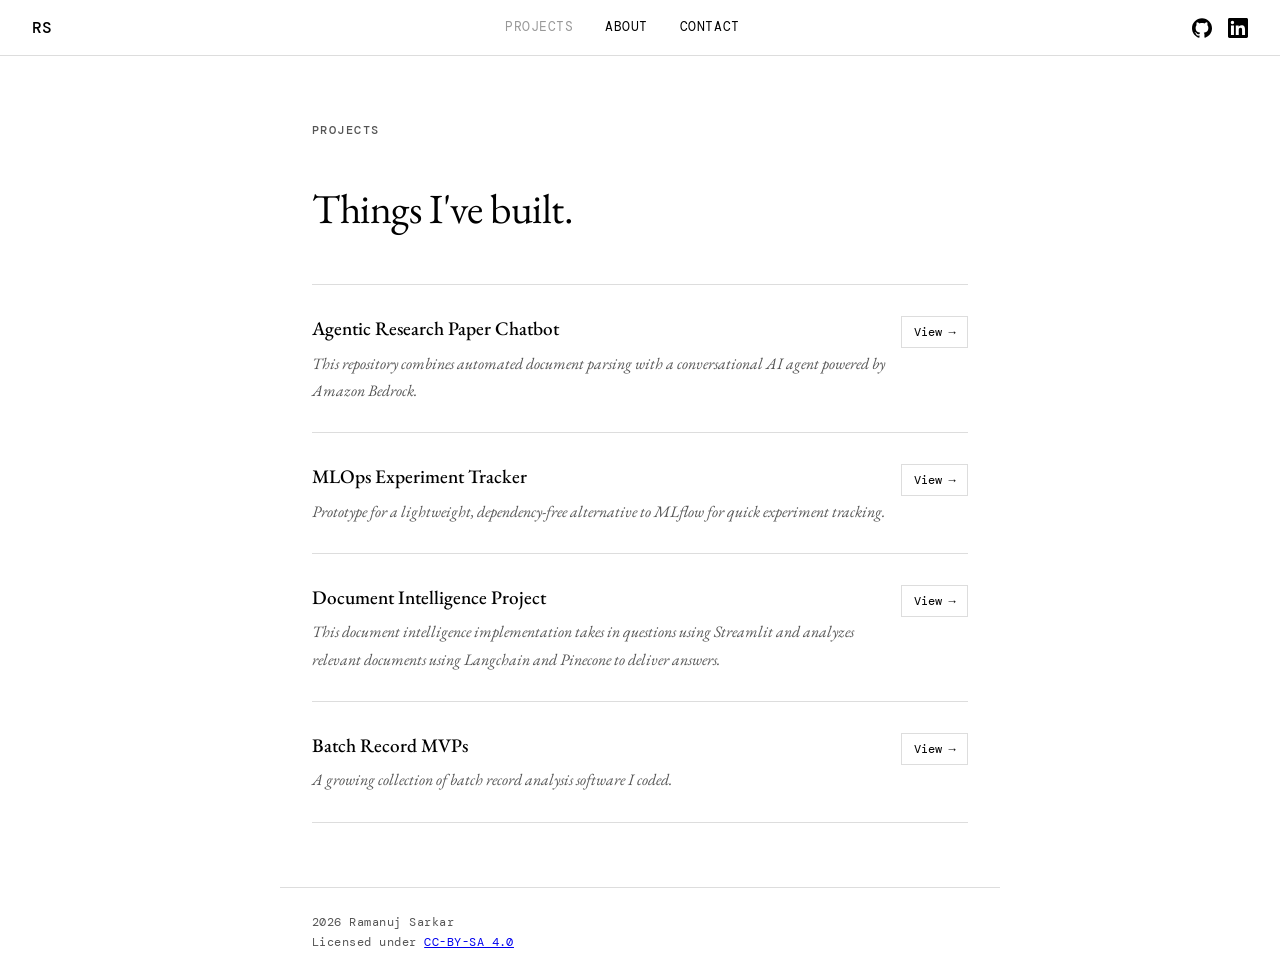
<file: pages/projects.html>
<!DOCTYPE html>
<html lang="en">
<head>
  <meta charset="UTF-8" />
  <meta name="viewport" content="width=device-width, initial-scale=1.0" />
  <title>Projects — Ramanuj Sarkar</title>
  <link href="https://fonts.googleapis.com/css2?family=EB+Garamond:ital,wght@0,400;0,500;1,400&family=DM+Mono:wght@400;500&display=swap" rel="stylesheet" />
  <link rel="stylesheet" href="/style.css" />
</head>
<body>

  <header>
    <a class="nav-logo" href="/index.html">RS</a>
    <nav>
      <a href="/pages/projects.html" class="active">Projects</a>
      <a href="/pages/about.html">About</a>
      <a href="/pages/contact.html">Contact</a>
    </nav>
    <div class="nav-icons">
      <a href="https://github.com/Ramanuj-Sarkar" target="_blank" rel="noopener" aria-label="GitHub">
        <svg viewBox="0 0 24 24"><path d="M12 .297c-6.63 0-12 5.373-12 12 0 5.303 3.438 9.8 8.205 11.385.6.113.82-.258.82-.577 0-.285-.01-1.04-.015-2.04-3.338.724-4.042-1.61-4.042-1.61C4.422 18.07 3.633 17.7 3.633 17.7c-1.087-.744.084-.729.084-.729 1.205.084 1.838 1.236 1.838 1.236 1.07 1.835 2.809 1.305 3.495.998.108-.776.417-1.305.76-1.605-2.665-.3-5.466-1.332-5.466-5.93 0-1.31.465-2.38 1.235-3.22-.135-.303-.54-1.523.105-3.176 0 0 1.005-.322 3.3 1.23.96-.267 1.98-.399 3-.405 1.02.006 2.04.138 3 .405 2.28-1.552 3.285-1.23 3.285-1.23.645 1.653.24 2.873.12 3.176.765.84 1.23 1.91 1.23 3.22 0 4.61-2.805 5.625-5.475 5.92.42.36.81 1.096.81 2.22 0 1.606-.015 2.896-.015 3.286 0 .315.21.69.825.57C20.565 22.092 24 17.592 24 12.297c0-6.627-5.373-12-12-12"/></svg>
      </a>
      <a href="https://www.linkedin.com/in/ramanuj-sarkar/" target="_blank" rel="noopener" aria-label="LinkedIn">
        <svg viewBox="0 0 24 24"><path d="M20.447 20.452h-3.554v-5.569c0-1.328-.027-3.037-1.852-3.037-1.853 0-2.136 1.445-2.136 2.939v5.667H9.351V9h3.414v1.561h.046c.477-.9 1.637-1.85 3.37-1.85 3.601 0 4.267 2.37 4.267 5.455v6.286zM5.337 7.433a2.062 2.062 0 0 1-2.063-2.065 2.064 2.064 0 1 1 2.063 2.065zm1.782 13.019H3.555V9h3.564v11.452zM22.225 0H1.771C.792 0 0 .774 0 1.729v20.542C0 23.227.792 24 1.771 24h20.451C23.2 24 24 23.227 24 22.271V1.729C24 .774 23.2 0 22.222 0h.003z"/></svg>
      </a>
    </div>
  </header>

  <main class="page-content">
    <p class="section-label">Projects</p>
    <h2>Things I've built.</h2>

    <div class="project-list">
      <div class="project">
        <div>
          <div class="project-title">Agentic Research Paper Chatbot</div>
          <div class="project-desc">This repository combines automated document parsing with a conversational AI agent powered by Amazon Bedrock.</div>
        </div>
        <a class="project-link" href="https://github.com/Ramanuj-Sarkar/Agentic-ResearchPaperChatbot">View →</a>
      </div>
      <div class="project">
        <div>
          <div class="project-title">MLOps Experiment Tracker</div>
          <div class="project-desc">Prototype for a lightweight, dependency-free alternative to MLflow for quick experiment tracking.</div>
        </div>
        <a class="project-link" href="https://github.com/Ramanuj-Sarkar/mlops-experiment-tracker">View →</a>
      </div>
      <div class="project">
        <div>
          <div class="project-title">Document Intelligence Project</div>
          <div class="project-desc">This document intelligence implementation takes in questions using Streamlit and analyzes relevant documents using Langchain and Pinecone to deliver answers.</div>
        </div>
        <a class="project-link" href="https://github.com/Ramanuj-Sarkar/document-intelligence-project">View →</a>
      </div>
      <div class="project">
        <div>
          <div class="project-title">Batch Record MVPs</div>
          <div class="project-desc">A growing collection of batch record analysis software I coded.</div>
        </div>
        <a class="project-link" href="https://github.com/Ramanuj-Sarkar/batch_record_mvp">View →</a>
      </div>
    </div>
  </main>

  <footer>
    <p>2026 Ramanuj Sarkar</p>
    <p>Licensed under <a href="https://creativecommons.org/licenses/by-sa/4.0/deed.en">CC-BY-SA 4.0</a></p>
  </footer>

</body>
</html>
</file>
<file: style.css>
*, *::before, *::after {
  box-sizing: border-box;
  margin: 0;
  padding: 0;
}

:root {
  --bg: #ffffff;
  --text: #000000;
  --muted: #555;
  --border: #ddd;
  --nav-height: 56px;
}

html {
  scroll-behavior: smooth;
}

body {
  background-color: var(--bg);
  color: var(--text);
  font-family: 'EB Garamond', Georgia, serif;
  font-size: 1.125rem;
  line-height: 1.7;
  min-height: 100vh;
  display: flex;
  flex-direction: column;
}

/* ── HEADER ── */
header {
  position: sticky;
  top: 0;
  z-index: 100;
  background-color: var(--bg);
  border-bottom: 1px solid var(--border);
  height: var(--nav-height);
  display: flex;
  align-items: center;
  padding: 0 2rem;
  justify-content: space-between;
}

.nav-logo {
  font-family: 'DM Mono', monospace;
  font-weight: 500;
  font-size: 1rem;
  color: var(--text);
  text-decoration: none;
  letter-spacing: 0.02em;
}

nav {
  display: flex;
  align-items: center;
  gap: 2rem;
}

nav a {
  font-family: 'DM Mono', monospace;
  font-size: 0.82rem;
  font-weight: 400;
  color: var(--text);
  text-decoration: none;
  letter-spacing: 0.04em;
  text-transform: uppercase;
  transition: opacity 0.15s;
}

nav a:hover,
nav a.active {
  opacity: 0.4;
}

.nav-icons {
  display: flex;
  align-items: center;
  gap: 1rem;
}

.nav-icons a {
  display: flex;
  align-items: center;
  color: var(--text);
  transition: opacity 0.15s;
}

.nav-icons a:hover {
  opacity: 0.4;
}

.nav-icons svg {
  width: 20px;
  height: 20px;
  fill: var(--text);
}

/* ── HERO (home page only) ── */
.hero {
  max-width: 720px;
  margin: 0 auto;
  padding: 7rem 2rem 5rem;
  flex: 1;
}

.hero h1 {
  font-size: clamp(2.4rem, 5vw, 3.6rem);
  font-weight: 400;
  line-height: 1.15;
  margin-bottom: 0.5rem;
  letter-spacing: -0.01em;
}

.hero h2 {
  font-size: clamp(1.4rem, 3vw, 2rem);
  font-weight: 400;
  font-style: italic;
  color: var(--muted);
  margin-bottom: 2rem;
}

.hero p {
  font-size: 1.1rem;
  color: var(--muted);
  max-width: 580px;
}

/* ── PAGE CONTENT (inner pages) ── */
.page-content {
  max-width: 720px;
  margin: 0 auto;
  padding: 4rem 2rem;
  flex: 1;
  width: 100%;
}

.page-content h2 {
  font-size: clamp(1.8rem, 4vw, 2.6rem);
  font-weight: 400;
  margin-bottom: 2.5rem;
  letter-spacing: -0.01em;
}

.section-label {
  font-family: 'DM Mono', monospace;
  font-size: 0.78rem;
  font-weight: 500;
  letter-spacing: 0.12em;
  text-transform: uppercase;
  color: var(--muted);
  margin-bottom: 2rem;
}

/* ── PROJECTS ── */
.project-list {
  display: flex;
  flex-direction: column;
}

.project {
  display: grid;
  grid-template-columns: 1fr auto;
  align-items: start;
  gap: 1rem;
  padding: 1.75rem 0;
  border-bottom: 1px solid var(--border);
}

.project:first-child {
  border-top: 1px solid var(--border);
}

.project-title {
  font-size: 1.2rem;
  font-weight: 500;
  margin-bottom: 0.25rem;
}

.project-desc {
  font-size: 1rem;
  color: var(--muted);
  font-style: italic;
}

.project-link {
  font-family: 'DM Mono', monospace;
  font-size: 0.75rem;
  color: var(--text);
  text-decoration: none;
  border: 1px solid var(--border);
  padding: 0.3rem 0.7rem;
  white-space: nowrap;
  transition: background 0.15s, color 0.15s;
  margin-top: 0.2rem;
}

.project-link:hover {
  background: var(--text);
  color: var(--bg);
}

/* ── ABOUT ── */
.about-text p {
  font-size: 1.1rem;
  color: var(--muted);
  max-width: 580px;
}

.about-text p + p {
  margin-top: 1.25rem;
}

/* ── CONTACT ── */
.contact-links {
  display: flex;
  flex-direction: column;
  gap: 1rem;
}

.contact-links a {
  font-family: 'DM Mono', monospace;
  font-size: 0.9rem;
  color: var(--text);
  text-decoration: none;
  display: inline-flex;
  align-items: center;
  gap: 0.6rem;
  transition: opacity 0.15s;
}

.contact-links a:hover {
  opacity: 0.4;
}

.contact-links svg {
  width: 16px;
  height: 16px;
  fill: currentColor;
  flex-shrink: 0;
}

/* ── FOOTER ── */
footer {
  max-width: 720px;
  margin: 0 auto;
  padding: 1.5rem 2rem;
  border-top: 1px solid var(--border);
  width: 100%;
}

footer p {
  font-family: 'DM Mono', monospace;
  font-size: 0.75rem;
  color: var(--muted);
  letter-spacing: 0.04em;
}

/* ── ANIMATIONS ── */
@keyframes fadeUp {
  from { opacity: 0; transform: translateY(16px); }
  to   { opacity: 1; transform: translateY(0); }
}

.hero h1 { animation: fadeUp 0.55s ease both; }
.hero h2 { animation: fadeUp 0.55s ease both; animation-delay: 0.1s; }
.hero p  { animation: fadeUp 0.55s ease both; animation-delay: 0.2s; }

.page-content { animation: fadeUp 0.45s ease both; }
</file>
